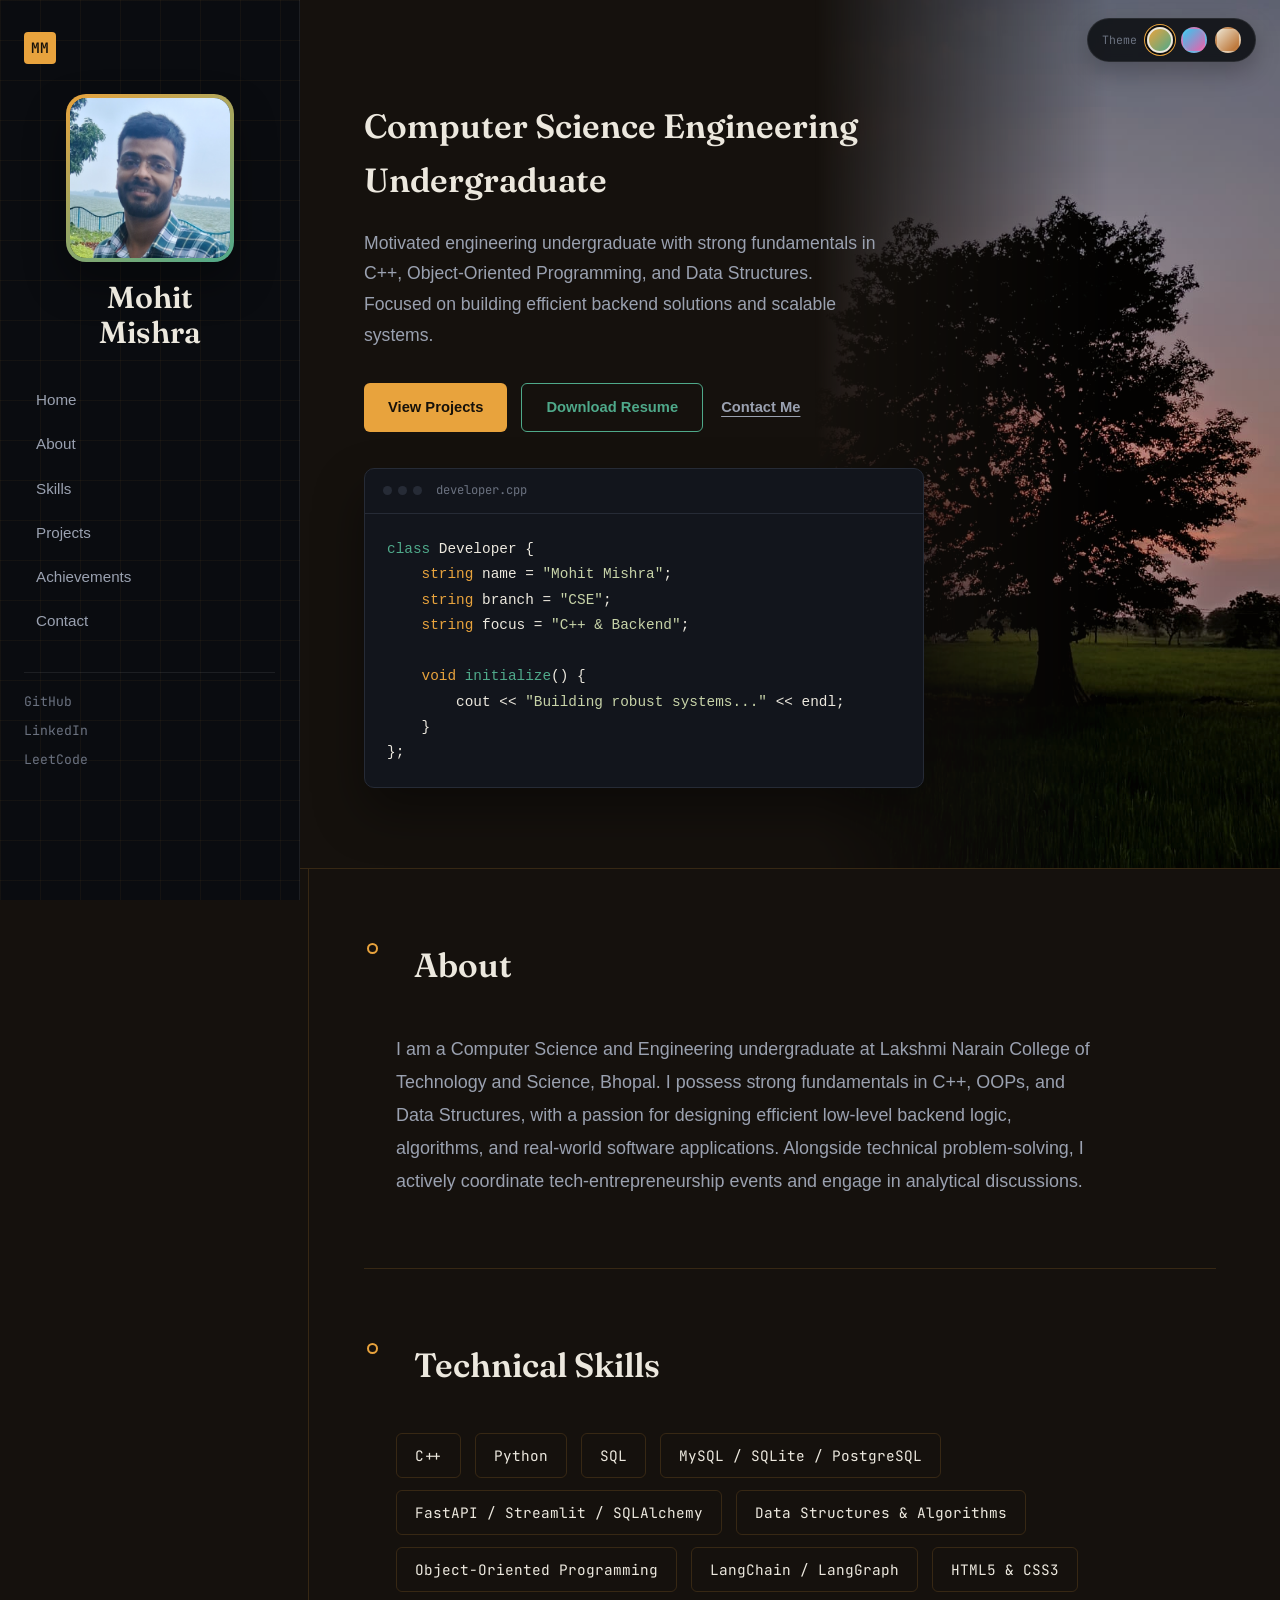
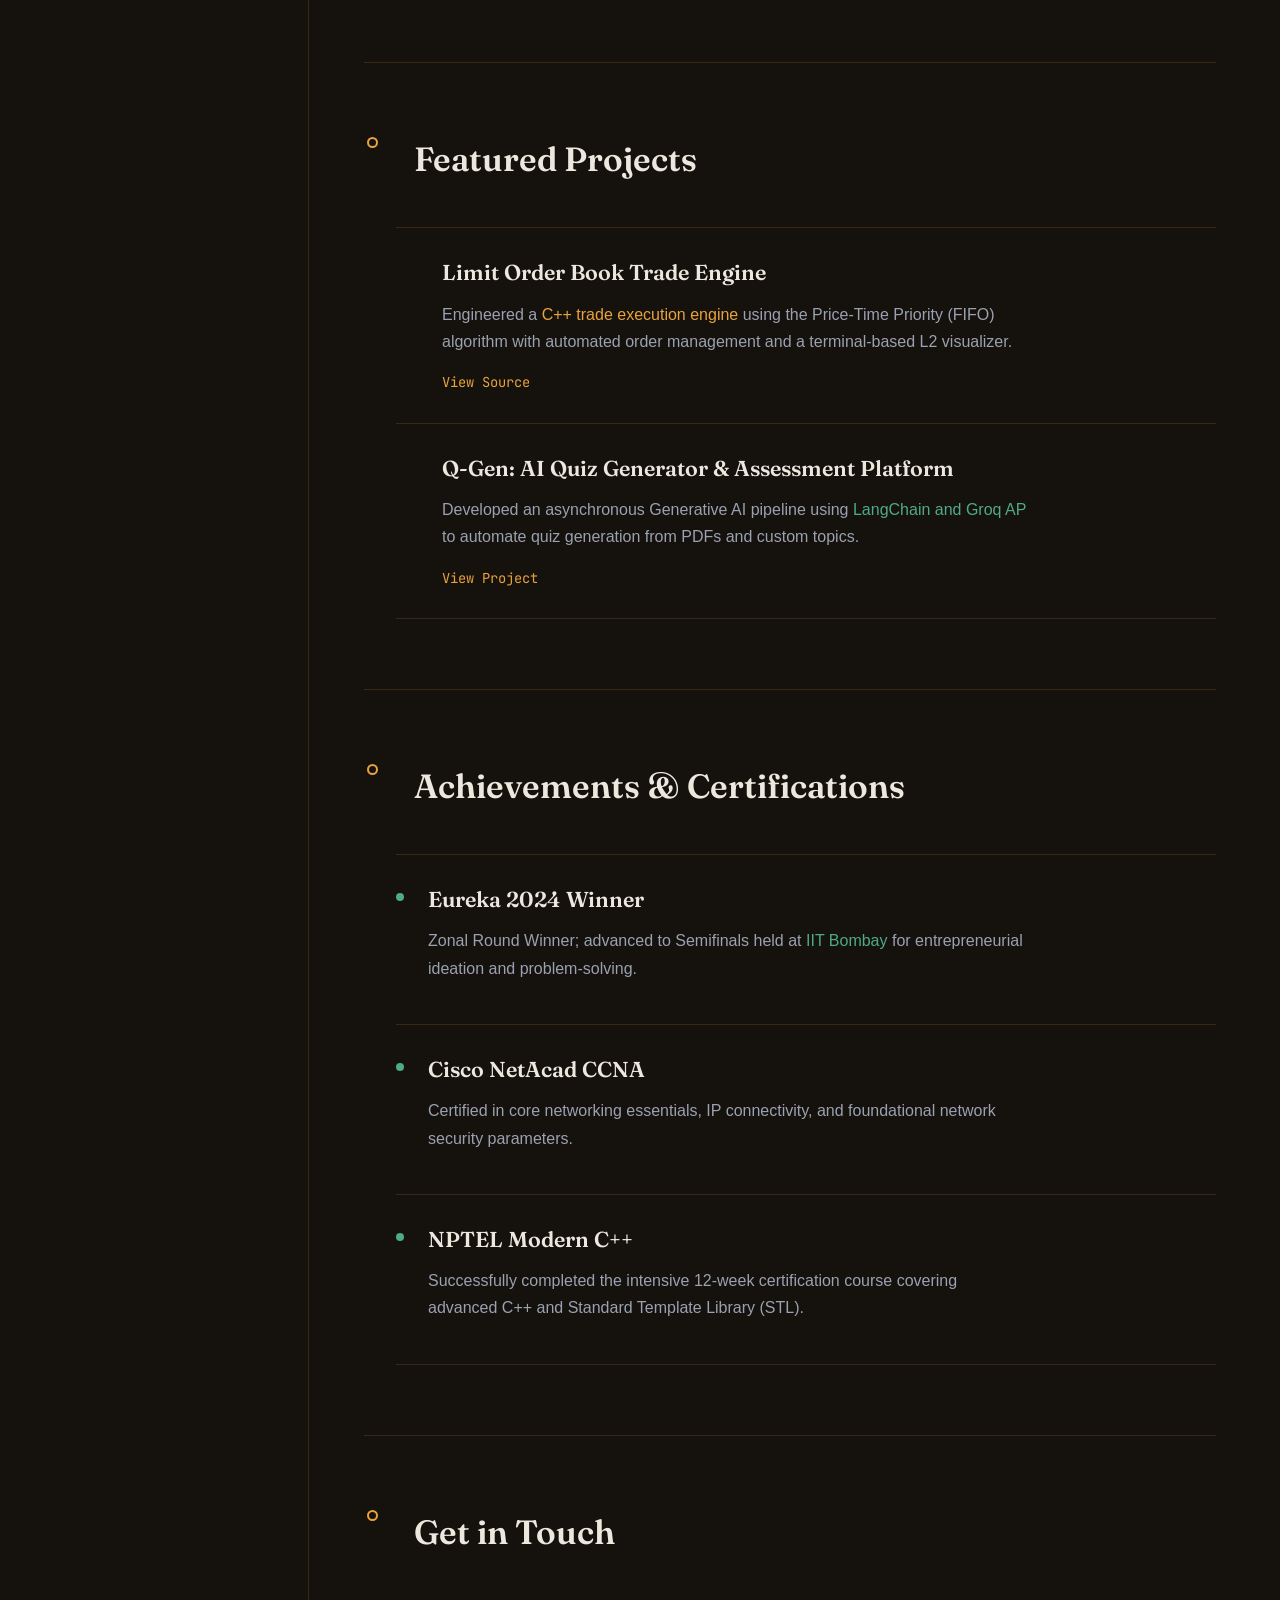
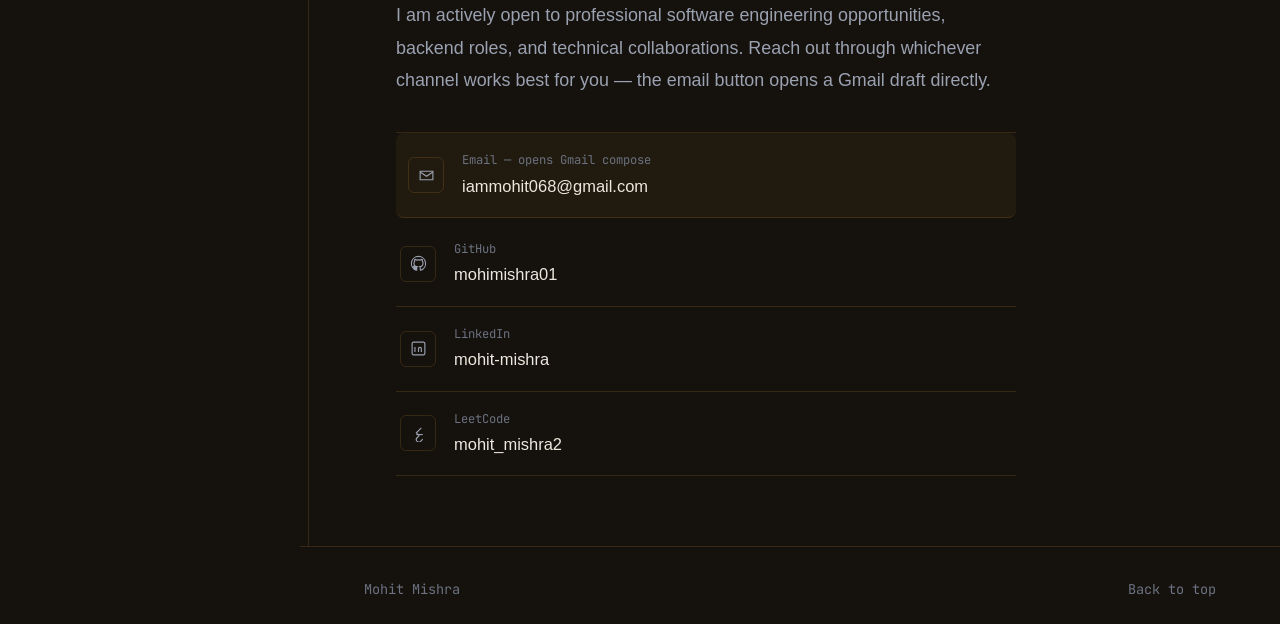
<file: index.html>
<!DOCTYPE html>
<html lang="en">
<head>
    <meta charset="UTF-8">
    <meta name="viewport" content="width=device-width, initial-scale=1.0">
    <title>Mohit Mishra | Portfolio</title>
    <link rel="preconnect" href="https://fonts.googleapis.com">
    <link rel="preconnect" href="https://fonts.gstatic.com" crossorigin>
    <link href="https://fonts.googleapis.com/css2?family=Fraunces:opsz,wght@9..144,400;9..144,500;9..144,600&family=JetBrains+Mono:wght@400;500;600&display=swap" rel="stylesheet">
    <link rel="stylesheet" href="style.css">
</head>
<body>

    <!-- CSS-only theme switcher (no JavaScript). These must stay siblings of .page. -->
    <input type="radio" name="theme" id="theme-amber" class="theme-input" checked>
    <input type="radio" name="theme" id="theme-cyan" class="theme-input">
    <input type="radio" name="theme" id="theme-paper" class="theme-input">

    <div class="page">

        <!-- Fixed identity sidebar -->
        <aside class="sidebar">
            <a href="#home" class="mark">MM</a>

            <div class="identity">
                <div class="avatar-ring">
                    <div class="profile-avatar">
                        <img src="WhatsApp Image 2026-09-10 at 6.05.19 PM.jpeg" alt="Mohit Mishra">
                    </div>
                </div>
                <h1 class="side-name">Mohit<br>Mishra</h1>
            </div>

            <nav class="side-nav">
                <a href="#home">Home</a>
                <a href="#about">About</a>
                <a href="#skills">Skills</a>
                <a href="#projects">Projects</a>
                <a href="#achievements">Achievements</a>
                <a href="#contact">Contact</a>
            </nav>

            <div class="side-socials">
                <a href="https://github.com/mohimishra01?tab=repositories" target="_blank">GitHub</a>
                <a href="https://www.linkedin.com/in/mohit-mishra-772b67284" target="_blank">LinkedIn</a>
                <a href="https://leetcode.com/u/mohit_mishra2/" target="_blank">LeetCode</a>
            </div>
        </aside>

        <!-- Theme switcher, fixed top-right -->
        <div class="theme-switcher">
            <span class="theme-label">Theme</span>
            <div class="swatches">
                <label for="theme-amber" class="swatch swatch-amber" title="Amber theme"><span class="sr-only">Amber theme</span></label>
                <label for="theme-cyan" class="swatch swatch-cyan" title="Cyan theme"><span class="sr-only">Cyan theme</span></label>
                <label for="theme-paper" class="swatch swatch-paper" title="Paper theme"><span class="sr-only">Paper theme</span></label>
            </div>
        </div>

        <!-- Scrolling content -->
        <main class="content">

            <header id="home" class="intro">
                <!-- Tree silhouette placeholder — replace the src below with your image URL -->
                <div class="intro-bg">
                    <img src="WhatsApp Image 2026-09-10 at 6.08.31 PM.jpeg" alt="Tree silhouette background">
                </div>

                <div class="intro-inner">
                    <h2 class="intro-role">Computer Science Engineering Undergraduate</h2>
                    <p class="intro-text">Motivated engineering undergraduate with strong fundamentals in C++, Object-Oriented Programming, and Data Structures. Focused on building efficient backend solutions and scalable systems.</p>

                    <div class="action-buttons">
                        <a href="#projects" class="btn-primary">View Projects</a>
                        <a href="Resume_mm.pdf" download="Resume_Mohit_mishra.pdf" class="btn-secondary">Download Resume</a>
                        <a href="#contact" class="btn-ghost">Contact Me</a>
                    </div>

                    <div class="code-window">
                        <div class="window-header">
                            <div class="window-dots">
                                <span class="dot"></span>
                                <span class="dot"></span>
                                <span class="dot"></span>
                            </div>
                            <span class="filename">developer.cpp</span>
                        </div>
                        <pre><code><span class="keyword">class</span> <span class="classname">Developer</span> {
    <span class="type">string</span> name = <span class="string">"Mohit Mishra"</span>;
    <span class="type">string</span> branch = <span class="string">"CSE"</span>;
    <span class="type">string</span> focus = <span class="string">"C++ &amp; Backend"</span>;

    <span class="type">void</span> <span class="function">initialize</span>() {
        cout &lt;&lt; <span class="string">"Building robust systems..."</span> &lt;&lt; endl;
    }
};</code></pre>
                    </div>
                </div>
            </header>

            <div class="spine">

                <!-- About Section -->
                <section id="about">
                    <span class="spine-dot"></span>
                    <div class="section-head">
                        <span class="sec-index"></span>
                        <h2 class="section-title">About</h2>
                    </div>
                    <p class="about-text">I am a Computer Science and Engineering undergraduate at Lakshmi Narain College of Technology and Science, Bhopal. I possess strong fundamentals in C++, OOPs, and Data Structures, with a passion for designing efficient low-level backend logic, algorithms, and real-world software applications. Alongside technical problem-solving, I actively coordinate tech-entrepreneurship events and engage in analytical discussions.</p>
                </section>

                <!-- Technical Skills Section -->
                <section id="skills">
                    <span class="spine-dot"></span>
                    <div class="section-head">
                        <span class="sec-index"></span>
                        <h2 class="section-title">Technical Skills</h2>
                    </div>
                    <div class="skills-wrapper">
                        <span class="skill-tag">C++</span>
                        <span class="skill-tag">Python</span>
                        <span class="skill-tag">SQL</span>
                        <span class="skill-tag">MySQL / SQLite / PostgreSQL</span>
                        <span class="skill-tag">FastAPI / Streamlit / SQLAlchemy</span>
                        <span class="skill-tag">Data Structures &amp; Algorithms</span>
                        <span class="skill-tag">Object-Oriented Programming</span>
                        <span class="skill-tag">LangChain / LangGraph</span>
                        <span class="skill-tag">HTML5 &amp; CSS3</span>
                    </div>
                </section>

                <!-- Projects Section -->
                <section id="projects">
                    <span class="spine-dot"></span>
                    <div class="section-head">
                        <span class="sec-index"></span>
                        <h2 class="section-title">Featured Projects</h2>
                    </div>
                    <div class="ledger">
                        <div class="ledger-row">
                            <span class="ledger-num"></span>
                            <div class="ledger-body">
                                <h3>Limit Order Book Trade Engine</h3>
                                <p>Engineered a <span class="highlight-amber">C++ trade execution engine</span> using the Price-Time Priority (FIFO) algorithm with automated order management and a terminal-based L2 visualizer.</p>
                                <a href="https://github.com/mohimishra01?tab=repositories" target="_blank" class="btn-link">View Source</a>
                            </div>
                        </div>
                        <div class="ledger-row">
                            <span class="ledger-num"></span>
                            <div class="ledger-body">
                                <h3>Q-Gen: AI Quiz Generator & Assessment Platform</h3>
                                <p>Developed an asynchronous Generative AI pipeline using <span class="highlight-teal">LangChain and Groq AP</span> to automate
                                   quiz generation from PDFs and custom topics.</p>
                                <a href="https://q-gen-frontend.onrender.com" target="_blank" class="btn-link">View Project</a>
                            </div>
                        </div>
                    </div>
                </section>

                <!-- Achievements Section -->
                <section id="achievements">
                    <span class="spine-dot"></span>
                    <div class="section-head">
                        <span class="sec-index"></span>
                        <h2 class="section-title">Achievements &amp; Certifications</h2>
                    </div>
                    <div class="ledger">
                        <div class="ledger-row">
                            <span class="ledger-mini"></span>
                            <div class="ledger-body">
                                <h3>Eureka 2024 Winner</h3>
                                <p>Zonal Round Winner; advanced to Semifinals held at <span class="highlight-teal">IIT Bombay</span> for entrepreneurial ideation and problem-solving.</p>
                            </div>
                        </div>
                        <div class="ledger-row">
                            <span class="ledger-mini"></span>
                            <div class="ledger-body">
                                <h3>Cisco NetAcad CCNA</h3>
                                <p>Certified in core networking essentials, IP connectivity, and foundational network security parameters.</p>
                            </div>
                        </div>
                        <div class="ledger-row">
                            <span class="ledger-mini"></span>
                            <div class="ledger-body">
                                <h3>NPTEL Modern C++</h3>
                                <p>Successfully completed the intensive 12-week certification course covering advanced C++ and Standard Template Library (STL).</p>
                            </div>
                        </div>
                    </div>
                </section>

                <!-- Contact Section -->
                <section id="contact">
                    <span class="spine-dot"></span>
                    <div class="section-head">
                        <span class="sec-index"></span>
                        <h2 class="section-title">Get in Touch</h2>
                    </div>

                    <p class="contact-intro">I am actively open to professional software engineering opportunities, backend roles, and technical collaborations. Reach out through whichever channel works best for you &mdash; the email button opens a Gmail draft directly.</p>

                    <div class="contact-methods">
                        <a href="https://mail.google.com/mail/?view=cm&fs=1&to=iammohit068@gmail.com&su=Portfolio%20Inquiry" target="_blank" rel="noopener" class="contact-row featured">
                            <span class="contact-icon" aria-hidden="true">
                                <svg viewBox="0 0 24 24" fill="none" stroke="currentColor" stroke-width="1.6"><path d="M3 6h18v12H3z"/><path d="m3 7 9 6 9-6"/></svg>
                            </span>
                            <span class="contact-text">
                                <span class="contact-label">Email &mdash; opens Gmail compose</span>
                                <span class="contact-value">iammohit068@gmail.com</span>
                            </span>
                        </a>
                        <a href="https://github.com/mohimishra01?tab=repositories" target="_blank" class="contact-row">
                            <span class="contact-icon" aria-hidden="true">
                                <svg viewBox="0 0 24 24" fill="none" stroke="currentColor" stroke-width="1.6"><path d="M12 2a10 10 0 0 0-3.16 19.49c.5.09.68-.22.68-.48v-1.7c-2.78.6-3.37-1.34-3.37-1.34-.46-1.16-1.11-1.47-1.11-1.47-.91-.62.07-.6.07-.6 1 .07 1.53 1.03 1.53 1.03.89 1.53 2.34 1.09 2.91.83.09-.65.35-1.09.63-1.34-2.22-.25-4.56-1.11-4.56-4.94 0-1.09.39-1.98 1.03-2.68-.1-.25-.45-1.27.1-2.65 0 0 .84-.27 2.75 1.02a9.6 9.6 0 0 1 5 0c1.91-1.29 2.75-1.02 2.75-1.02.55 1.38.2 2.4.1 2.65.64.7 1.03 1.59 1.03 2.68 0 3.84-2.34 4.68-4.57 4.93.36.31.68.92.68 1.85v2.74c0 .27.18.58.69.48A10 10 0 0 0 12 2Z"/></svg>
                            </span>
                            <span class="contact-text">
                                <span class="contact-label">GitHub</span>
                                <span class="contact-value">mohimishra01</span>
                            </span>
                        </a>
                        <a href="https://www.linkedin.com/in/mohit-mishra-772b67284" target="_blank" class="contact-row">
                            <span class="contact-icon" aria-hidden="true">
                                <svg viewBox="0 0 24 24" fill="none" stroke="currentColor" stroke-width="1.6"><rect x="3" y="3" width="18" height="18" rx="2"/><path d="M7 10v7M7 7v.01M12 17v-4.5a2 2 0 0 1 4 0V17M12 12.5V17"/></svg>
                            </span>
                            <span class="contact-text">
                                <span class="contact-label">LinkedIn</span>
                                <span class="contact-value">mohit-mishra</span>
                            </span>
                        </a>
                        <a href="https://leetcode.com/u/mohit_mishra2/" target="_blank" class="contact-row">
                            <span class="contact-icon" aria-hidden="true">
                                <svg viewBox="0 0 24 24" fill="none" stroke="currentColor" stroke-width="1.6"><path d="m16 4-7 7 4 4M13 15l-3 3a3.5 3.5 0 0 0 5 5l3-3"/><path d="M9 13.5h9"/></svg>
                            </span>
                            <span class="contact-text">
                                <span class="contact-label">LeetCode</span>
                                <span class="contact-value">mohit_mishra2</span>
                            </span>
                        </a>
                    </div>
                </section>

            </div>

            <footer>
                <span>Mohit Mishra</span>
                <a href="#home">Back to top</a>
            </footer>

        </main>
    </div>

</body>
</html>
</file>
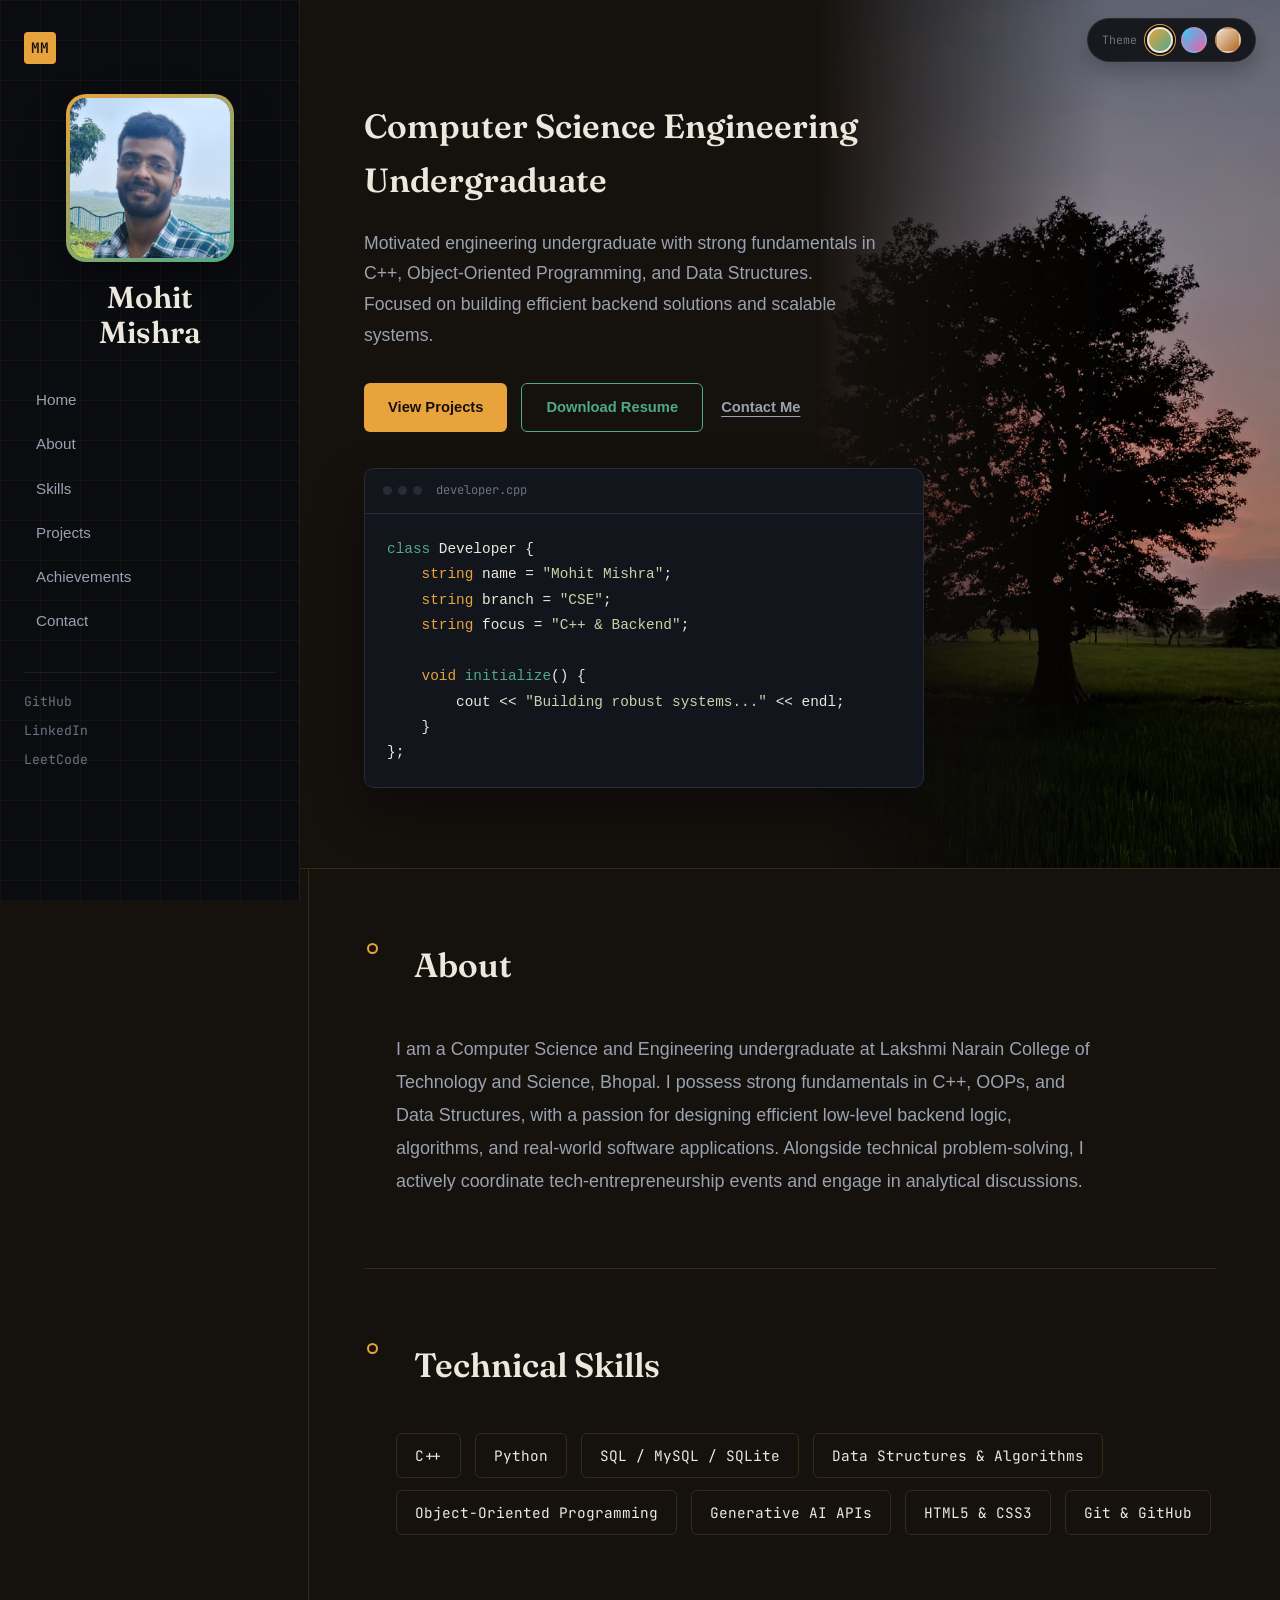
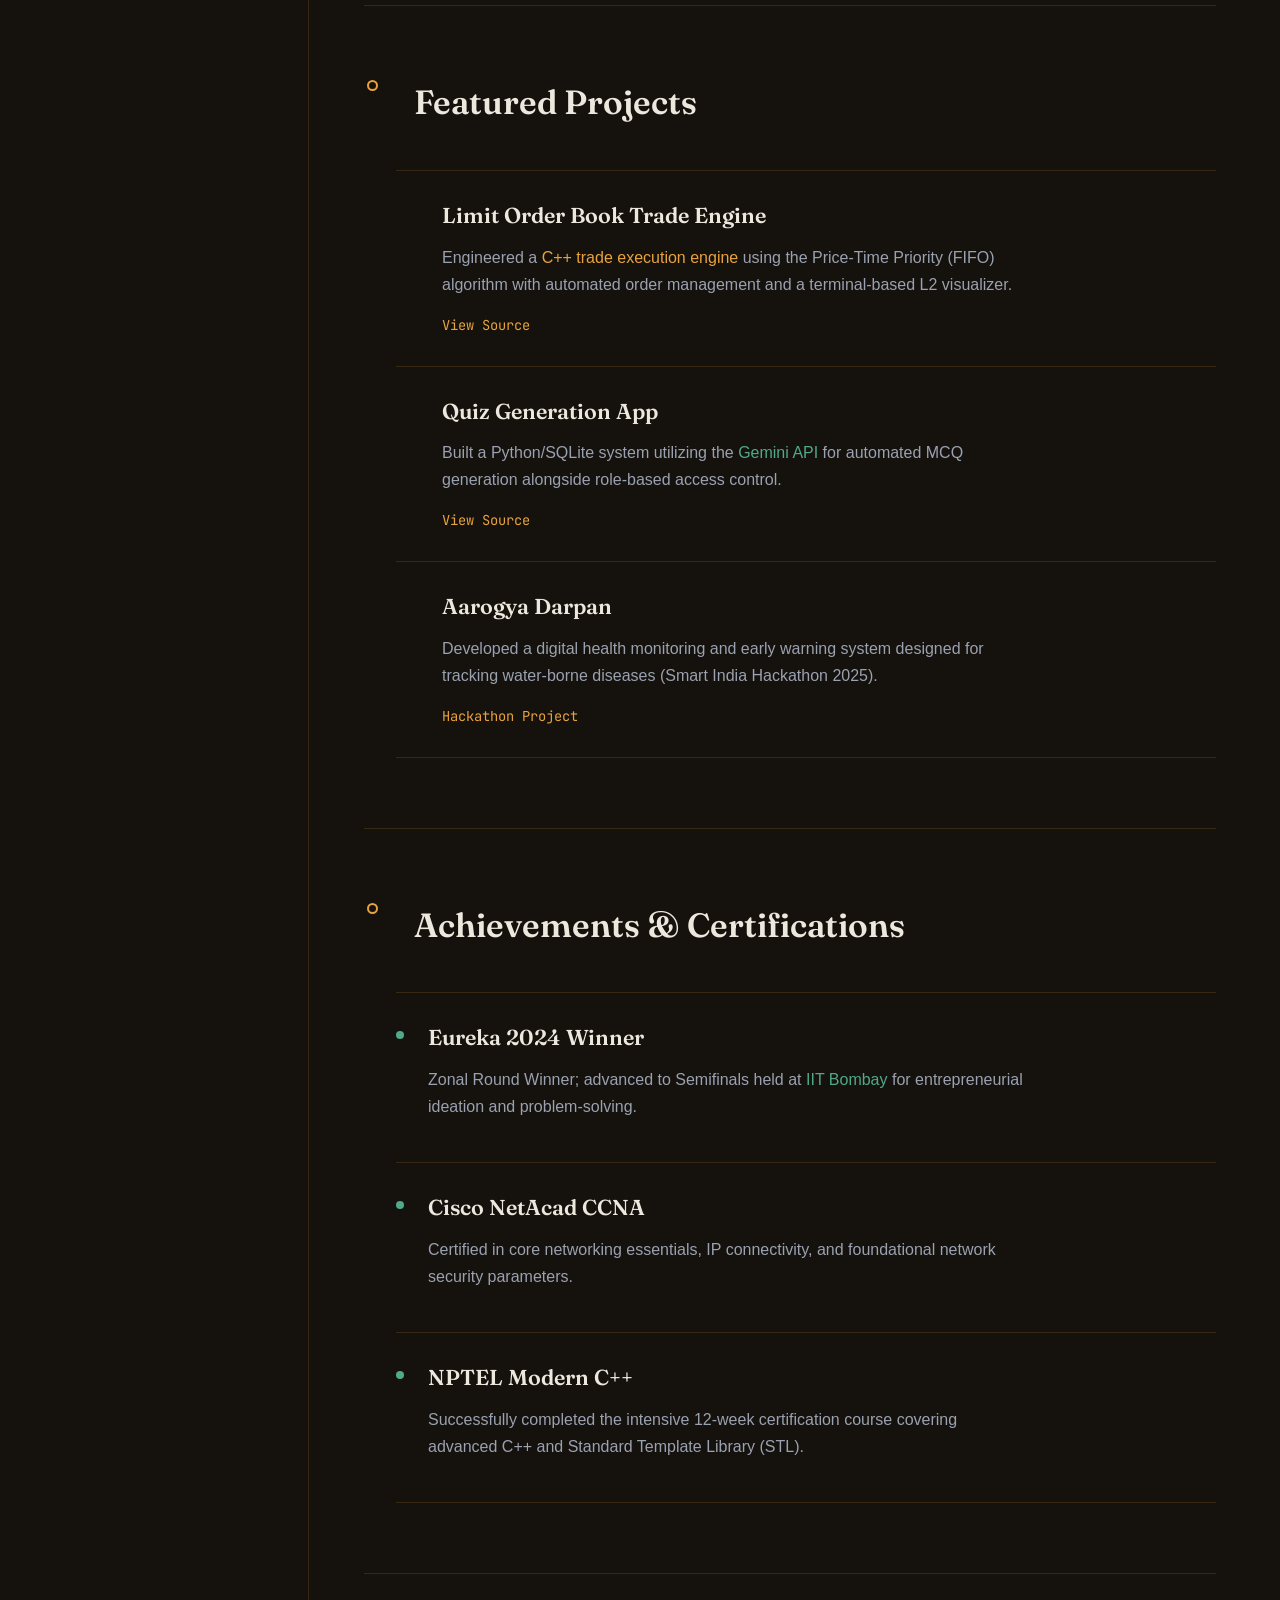
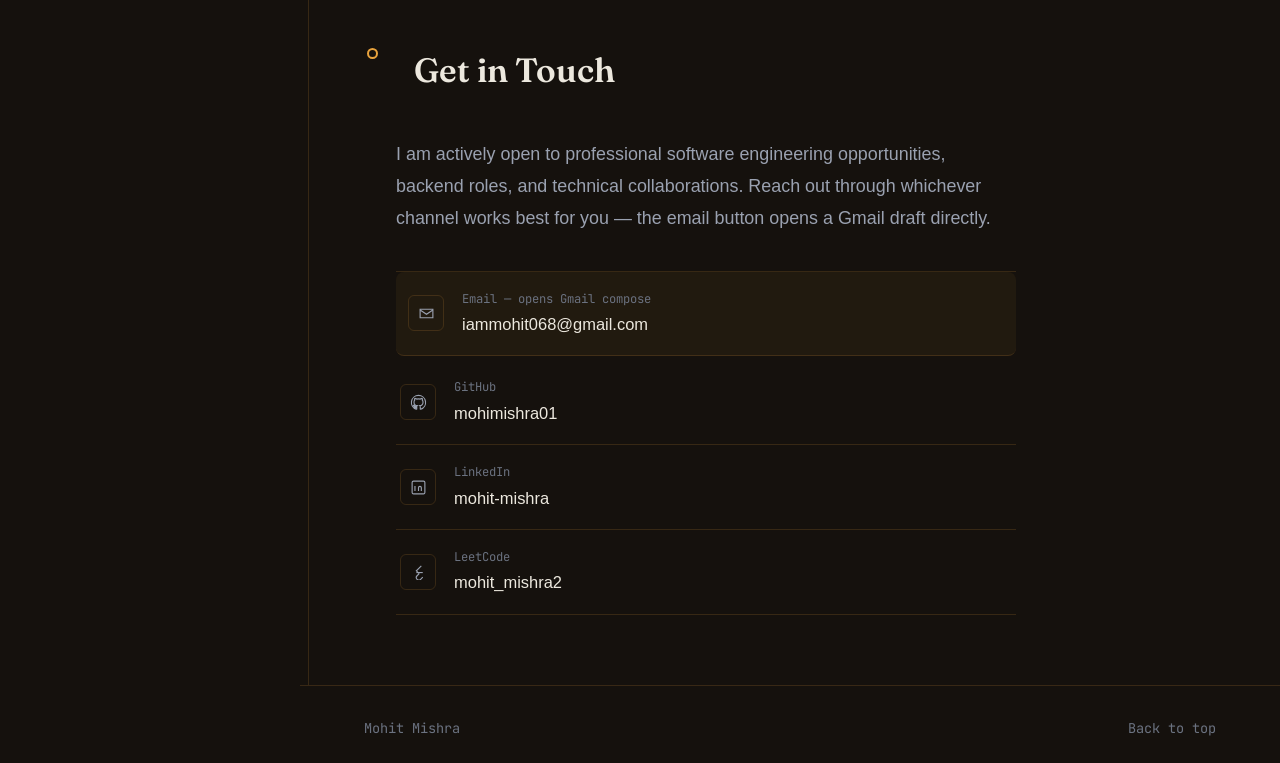
<file: portfolio.html>
<!DOCTYPE html>
<html lang="en">
<head>
    <meta charset="UTF-8">
    <meta name="viewport" content="width=device-width, initial-scale=1.0">
    <title>Mohit Mishra | Portfolio</title>
    <link rel="preconnect" href="https://fonts.googleapis.com">
    <link rel="preconnect" href="https://fonts.gstatic.com" crossorigin>
    <link href="https://fonts.googleapis.com/css2?family=Fraunces:opsz,wght@9..144,400;9..144,500;9..144,600&family=JetBrains+Mono:wght@400;500;600&display=swap" rel="stylesheet">
    <link rel="stylesheet" href="style.css">
</head>
<body>

    <!-- CSS-only theme switcher (no JavaScript). These must stay siblings of .page. -->
    <input type="radio" name="theme" id="theme-amber" class="theme-input" checked>
    <input type="radio" name="theme" id="theme-cyan" class="theme-input">
    <input type="radio" name="theme" id="theme-paper" class="theme-input">

    <div class="page">

        <!-- Fixed identity sidebar -->
        <aside class="sidebar">
            <a href="#home" class="mark">MM</a>

            <div class="identity">
                <div class="avatar-ring">
                    <div class="profile-avatar">
                        <img src="WhatsApp Image 2026-09-10 at 6.05.19 PM.jpeg" alt="Mohit Mishra">
                    </div>
                </div>
                <h1 class="side-name">Mohit<br>Mishra</h1>
            </div>

            <nav class="side-nav">
                <a href="#home">Home</a>
                <a href="#about">About</a>
                <a href="#skills">Skills</a>
                <a href="#projects">Projects</a>
                <a href="#achievements">Achievements</a>
                <a href="#contact">Contact</a>
            </nav>

            <div class="side-socials">
                <a href="https://github.com/mohimishra01?tab=repositories" target="_blank">GitHub</a>
                <a href="https://www.linkedin.com/in/mohit-mishra-772b67284" target="_blank">LinkedIn</a>
                <a href="https://leetcode.com/u/mohit_mishra2/" target="_blank">LeetCode</a>
            </div>
        </aside>

        <!-- Theme switcher, fixed top-right -->
        <div class="theme-switcher">
            <span class="theme-label">Theme</span>
            <div class="swatches">
                <label for="theme-amber" class="swatch swatch-amber" title="Amber theme"><span class="sr-only">Amber theme</span></label>
                <label for="theme-cyan" class="swatch swatch-cyan" title="Cyan theme"><span class="sr-only">Cyan theme</span></label>
                <label for="theme-paper" class="swatch swatch-paper" title="Paper theme"><span class="sr-only">Paper theme</span></label>
            </div>
        </div>

        <!-- Scrolling content -->
        <main class="content">

            <header id="home" class="intro">
                <!-- Tree silhouette placeholder — replace the src below with your image URL -->
                <div class="intro-bg">
                    <img src="WhatsApp Image 2026-09-10 at 6.08.31 PM.jpeg" alt="Tree silhouette background">
                </div>

                <div class="intro-inner">
                    <h2 class="intro-role">Computer Science Engineering Undergraduate</h2>
                    <p class="intro-text">Motivated engineering undergraduate with strong fundamentals in C++, Object-Oriented Programming, and Data Structures. Focused on building efficient backend solutions and scalable systems.</p>

                    <div class="action-buttons">
                        <a href="#projects" class="btn-primary">View Projects</a>
                        <a href="resume.pdf" download="C:\Users\mohit\OneDrive\Desktop\web_dev\chapter 1\Resume_Mohit_mishra.pdf" class="btn-secondary">Download Resume</a>
                        <a href="#contact" class="btn-ghost">Contact Me</a>
                    </div>

                    <div class="code-window">
                        <div class="window-header">
                            <div class="window-dots">
                                <span class="dot"></span>
                                <span class="dot"></span>
                                <span class="dot"></span>
                            </div>
                            <span class="filename">developer.cpp</span>
                        </div>
                        <pre><code><span class="keyword">class</span> <span class="classname">Developer</span> {
    <span class="type">string</span> name = <span class="string">"Mohit Mishra"</span>;
    <span class="type">string</span> branch = <span class="string">"CSE"</span>;
    <span class="type">string</span> focus = <span class="string">"C++ &amp; Backend"</span>;

    <span class="type">void</span> <span class="function">initialize</span>() {
        cout &lt;&lt; <span class="string">"Building robust systems..."</span> &lt;&lt; endl;
    }
};</code></pre>
                    </div>
                </div>
            </header>

            <div class="spine">

                <!-- About Section -->
                <section id="about">
                    <span class="spine-dot"></span>
                    <div class="section-head">
                        <span class="sec-index"></span>
                        <h2 class="section-title">About</h2>
                    </div>
                    <p class="about-text">I am a Computer Science and Engineering undergraduate at Lakshmi Narain College of Technology and Science, Bhopal. I possess strong fundamentals in C++, OOPs, and Data Structures, with a passion for designing efficient low-level backend logic, algorithms, and real-world software applications. Alongside technical problem-solving, I actively coordinate tech-entrepreneurship events and engage in analytical discussions.</p>
                </section>

                <!-- Technical Skills Section -->
                <section id="skills">
                    <span class="spine-dot"></span>
                    <div class="section-head">
                        <span class="sec-index"></span>
                        <h2 class="section-title">Technical Skills</h2>
                    </div>
                    <div class="skills-wrapper">
                        <span class="skill-tag">C++</span>
                        <span class="skill-tag">Python</span>
                        <span class="skill-tag">SQL / MySQL / SQLite</span>
                        <span class="skill-tag">Data Structures &amp; Algorithms</span>
                        <span class="skill-tag">Object-Oriented Programming</span>
                        <span class="skill-tag">Generative AI APIs</span>
                        <span class="skill-tag">HTML5 &amp; CSS3</span>
                        <span class="skill-tag">Git &amp; GitHub</span>
                    </div>
                </section>

                <!-- Projects Section -->
                <section id="projects">
                    <span class="spine-dot"></span>
                    <div class="section-head">
                        <span class="sec-index"></span>
                        <h2 class="section-title">Featured Projects</h2>
                    </div>
                    <div class="ledger">
                        <div class="ledger-row">
                            <span class="ledger-num"></span>
                            <div class="ledger-body">
                                <h3>Limit Order Book Trade Engine</h3>
                                <p>Engineered a <span class="highlight-amber">C++ trade execution engine</span> using the Price-Time Priority (FIFO) algorithm with automated order management and a terminal-based L2 visualizer.</p>
                                <a href="https://github.com/mohimishra01?tab=repositories" target="_blank" class="btn-link">View Source</a>
                            </div>
                        </div>
                        <div class="ledger-row">
                            <span class="ledger-num"></span>
                            <div class="ledger-body">
                                <h3>Quiz Generation App</h3>
                                <p>Built a Python/SQLite system utilizing the <span class="highlight-teal">Gemini API</span> for automated MCQ generation alongside role-based access control.</p>
                                <a href="https://github.com/mohimishra01/Quiz-Application" target="_blank" class="btn-link">View Source</a>
                            </div>
                        </div>
                        <div class="ledger-row">
                            <span class="ledger-num"></span>
                            <div class="ledger-body">
                                <h3>Aarogya Darpan</h3>
                                <p>Developed a digital health monitoring and early warning system designed for tracking water-borne diseases (Smart India Hackathon 2025).</p>
                                <a href="#" class="btn-link">Hackathon Project</a>
                            </div>
                        </div>
                    </div>
                </section>

                <!-- Achievements Section -->
                <section id="achievements">
                    <span class="spine-dot"></span>
                    <div class="section-head">
                        <span class="sec-index"></span>
                        <h2 class="section-title">Achievements &amp; Certifications</h2>
                    </div>
                    <div class="ledger">
                        <div class="ledger-row">
                            <span class="ledger-mini"></span>
                            <div class="ledger-body">
                                <h3>Eureka 2024 Winner</h3>
                                <p>Zonal Round Winner; advanced to Semifinals held at <span class="highlight-teal">IIT Bombay</span> for entrepreneurial ideation and problem-solving.</p>
                            </div>
                        </div>
                        <div class="ledger-row">
                            <span class="ledger-mini"></span>
                            <div class="ledger-body">
                                <h3>Cisco NetAcad CCNA</h3>
                                <p>Certified in core networking essentials, IP connectivity, and foundational network security parameters.</p>
                            </div>
                        </div>
                        <div class="ledger-row">
                            <span class="ledger-mini"></span>
                            <div class="ledger-body">
                                <h3>NPTEL Modern C++</h3>
                                <p>Successfully completed the intensive 12-week certification course covering advanced C++ and Standard Template Library (STL).</p>
                            </div>
                        </div>
                    </div>
                </section>

                <!-- Contact Section -->
                <section id="contact">
                    <span class="spine-dot"></span>
                    <div class="section-head">
                        <span class="sec-index"></span>
                        <h2 class="section-title">Get in Touch</h2>
                    </div>

                    <p class="contact-intro">I am actively open to professional software engineering opportunities, backend roles, and technical collaborations. Reach out through whichever channel works best for you &mdash; the email button opens a Gmail draft directly.</p>

                    <div class="contact-methods">
                        <a href="https://mail.google.com/mail/?view=cm&fs=1&to=iammohit068@gmail.com&su=Portfolio%20Inquiry" target="_blank" rel="noopener" class="contact-row featured">
                            <span class="contact-icon" aria-hidden="true">
                                <svg viewBox="0 0 24 24" fill="none" stroke="currentColor" stroke-width="1.6"><path d="M3 6h18v12H3z"/><path d="m3 7 9 6 9-6"/></svg>
                            </span>
                            <span class="contact-text">
                                <span class="contact-label">Email &mdash; opens Gmail compose</span>
                                <span class="contact-value">iammohit068@gmail.com</span>
                            </span>
                        </a>
                        <a href="https://github.com/mohimishra01?tab=repositories" target="_blank" class="contact-row">
                            <span class="contact-icon" aria-hidden="true">
                                <svg viewBox="0 0 24 24" fill="none" stroke="currentColor" stroke-width="1.6"><path d="M12 2a10 10 0 0 0-3.16 19.49c.5.09.68-.22.68-.48v-1.7c-2.78.6-3.37-1.34-3.37-1.34-.46-1.16-1.11-1.47-1.11-1.47-.91-.62.07-.6.07-.6 1 .07 1.53 1.03 1.53 1.03.89 1.53 2.34 1.09 2.91.83.09-.65.35-1.09.63-1.34-2.22-.25-4.56-1.11-4.56-4.94 0-1.09.39-1.98 1.03-2.68-.1-.25-.45-1.27.1-2.65 0 0 .84-.27 2.75 1.02a9.6 9.6 0 0 1 5 0c1.91-1.29 2.75-1.02 2.75-1.02.55 1.38.2 2.4.1 2.65.64.7 1.03 1.59 1.03 2.68 0 3.84-2.34 4.68-4.57 4.93.36.31.68.92.68 1.85v2.74c0 .27.18.58.69.48A10 10 0 0 0 12 2Z"/></svg>
                            </span>
                            <span class="contact-text">
                                <span class="contact-label">GitHub</span>
                                <span class="contact-value">mohimishra01</span>
                            </span>
                        </a>
                        <a href="https://www.linkedin.com/in/mohit-mishra-772b67284" target="_blank" class="contact-row">
                            <span class="contact-icon" aria-hidden="true">
                                <svg viewBox="0 0 24 24" fill="none" stroke="currentColor" stroke-width="1.6"><rect x="3" y="3" width="18" height="18" rx="2"/><path d="M7 10v7M7 7v.01M12 17v-4.5a2 2 0 0 1 4 0V17M12 12.5V17"/></svg>
                            </span>
                            <span class="contact-text">
                                <span class="contact-label">LinkedIn</span>
                                <span class="contact-value">mohit-mishra</span>
                            </span>
                        </a>
                        <a href="https://leetcode.com/u/mohit_mishra2/" target="_blank" class="contact-row">
                            <span class="contact-icon" aria-hidden="true">
                                <svg viewBox="0 0 24 24" fill="none" stroke="currentColor" stroke-width="1.6"><path d="m16 4-7 7 4 4M13 15l-3 3a3.5 3.5 0 0 0 5 5l3-3"/><path d="M9 13.5h9"/></svg>
                            </span>
                            <span class="contact-text">
                                <span class="contact-label">LeetCode</span>
                                <span class="contact-value">mohit_mishra2</span>
                            </span>
                        </a>
                    </div>
                </section>

            </div>

            <footer>
                <span>Mohit Mishra</span>
                <a href="#home">Back to top</a>
            </footer>

        </main>
    </div>

</body>
</html>
</file>
<file: style.css>
/* ---------------------------------------------------------
   Base reset & fonts
--------------------------------------------------------- */
* { margin: 0; padding: 0; box-sizing: border-box; }
html { scroll-behavior: smooth; }

@media (prefers-reduced-motion: reduce) {
    html { scroll-behavior: auto; }
    * { transition: none !important; animation: none !important; }
}

body {
    font-family: 'Segoe UI', -apple-system, BlinkMacSystemFont, sans-serif;
    line-height: 1.6;
    overflow-x: hidden;
}

.sr-only {
    position: absolute; width: 1px; height: 1px;
    padding: 0; margin: -1px; overflow: hidden;
    clip: rect(0,0,0,0); white-space: nowrap; border: 0;
}

/* ---------------------------------------------------------
   Theme inputs (visually hidden, keyboard accessible)
--------------------------------------------------------- */
.theme-input {
    position: absolute;
    width: 1px; height: 1px;
    opacity: 0;
    pointer-events: none;
}

/* ---------------------------------------------------------
   Theme tokens — default (Amber)
--------------------------------------------------------- */
.page {
    --bg-sidebar: #0a0c10;
    --bg-content: #15110d;
    --text: #ece8de;
    --text-dim: #9aa1b0;
    --text-faint: #6b7280;
    --accent: #e8a33d;
    --accent2: #4fa98a;
    --on-accent: #16110a;
    --border: rgba(255, 255, 255, 0.08);
    --border-content: rgba(232, 163, 61, 0.16);
    --code-bg: #12151c;
    --code-border: #262b36;
    --grid-line: rgba(232, 163, 61, 0.05);
    --string-color: #c7d3a8;

    display: flex;
    min-height: 100vh;
    background: var(--bg-content);
    color: var(--text);
    transition: background 0.3s, color 0.3s;
}

/* Cyan theme */
#theme-cyan:checked ~ .page {
    --bg-sidebar: #070a12;
    --bg-content: #0d1220;
    --text: #eef3f8;
    --text-dim: #9fb0c4;
    --text-faint: #64738a;
    --accent: #35c9f1;
    --accent2: #ef5da8;
    --on-accent: #061018;
    --border: rgba(255, 255, 255, 0.08);
    --border-content: rgba(53, 201, 241, 0.18);
    --code-bg: #0f1522;
    --code-border: #232c3d;
    --grid-line: rgba(53, 201, 241, 0.06);
    --string-color: #a9e0c9;
}

/* Paper (light) theme */
#theme-paper:checked ~ .page {
    --bg-sidebar: #ece3cf;
    --bg-content: #f8f3e7;
    --text: #221c14;
    --text-dim: #5c5344;
    --text-faint: #8b8171;
    --accent: #b5641f;
    --accent2: #2f7a64;
    --on-accent: #fbf6ec;
    --border: rgba(0, 0, 0, 0.1);
    --border-content: rgba(181, 100, 31, 0.22);
    --code-bg: #efe6d2;
    --code-border: rgba(0, 0, 0, 0.14);
    --grid-line: rgba(0, 0, 0, 0.04);
    --string-color: #3f6b52;
}

::selection { background: color-mix(in srgb, var(--accent) 25%, transparent); color: var(--accent); }
::-webkit-scrollbar { width: 8px; }
::-webkit-scrollbar-track { background: var(--bg-content); }
::-webkit-scrollbar-thumb { background: var(--code-border); border-radius: 4px; }
::-webkit-scrollbar-thumb:hover { background: var(--accent); }

a { color: inherit; }
a:focus-visible, label:focus-within, .theme-input:focus-visible + * { outline: 2px solid var(--accent); outline-offset: 3px; }

.highlight-amber, .highlight-blue { color: var(--accent); }
.highlight-teal, .highlight-green { color: var(--accent2); }

/* ---------------------------------------------------------
   Sidebar
--------------------------------------------------------- */
.sidebar {
    width: 300px;
    flex-shrink: 0;
    position: sticky;
    top: 0;
    height: 100vh;
    background-color: var(--bg-sidebar);
    background-image:
        linear-gradient(var(--grid-line) 1px, transparent 1px),
        linear-gradient(90deg, var(--grid-line) 1px, transparent 1px);
    background-size: 40px 40px;
    border-right: 1px solid var(--border);
    display: flex;
    flex-direction: column;
    align-items: center;
    padding: 32px 24px;
    gap: 30px;
    overflow-y: auto;
    transition: background-color 0.3s, border-color 0.3s;
}

.mark {
    align-self: flex-start;
    font-family: 'JetBrains Mono', monospace;
    font-weight: 600;
    font-size: 0.9rem;
    color: var(--on-accent);
    background: var(--accent);
    text-decoration: none;
    width: 32px;
    height: 32px;
    display: flex;
    align-items: center;
    justify-content: center;
    border-radius: 4px;
}

.identity { display: flex; flex-direction: column; align-items: center; text-align: center; gap: 18px; }

.avatar-ring {
    width: 168px;
    height: 168px;
    border-radius: 20px;
    padding: 4px;
    background: linear-gradient(150deg, var(--accent), var(--accent2));
    box-shadow: 0 20px 40px rgba(0, 0, 0, 0.35);
}
.profile-avatar {
    width: 100%;
    height: 100%;
    border-radius: 16px;
    overflow: hidden;
    background: var(--bg-sidebar);
}
.profile-avatar img { width: 100%; height: 100%; object-fit: cover; object-position: center 20%; }

.side-name {
    font-family: 'Fraunces', Georgia, serif;
    font-size: 1.9rem;
    font-weight: 600;
    line-height: 1.15;
    color: var(--text);
}

.side-nav { display: flex; flex-direction: column; gap: 4px; width: 100%; }
.side-nav a {
    font-size: 0.95rem;
    font-weight: 500;
    color: var(--text-dim);
    text-decoration: none;
    padding: 8px 10px;
    border-radius: 6px;
    border-left: 2px solid transparent;
    transition: color 0.2s, border-color 0.2s, background 0.2s;
}
.side-nav a:hover {
    color: var(--text);
    border-left-color: var(--accent);
    background: color-mix(in srgb, var(--accent) 8%, transparent);
}

.side-socials {
    display: flex;
    flex-direction: column;
    gap: 8px;
    width: 100%;
    padding-top: 18px;
    border-top: 1px solid var(--border);
}
.side-socials a {
    font-family: 'JetBrains Mono', monospace;
    font-size: 0.82rem;
    color: var(--text-faint);
    text-decoration: none;
    transition: color 0.2s;
}
.side-socials a:hover { color: var(--accent); }

.theme-switcher {
    position: fixed;
    top: 18px;
    right: 24px;
    z-index: 50;
    display: flex;
    align-items: center;
    gap: 10px;
    padding: 8px 14px;
    background: color-mix(in srgb, var(--bg-sidebar) 85%, transparent);
    border: 1px solid var(--border);
    border-radius: 999px;
    backdrop-filter: blur(8px);
    box-shadow: 0 10px 24px rgba(0, 0, 0, 0.25);
}
.theme-label {
    font-family: 'JetBrains Mono', monospace;
    font-size: 0.72rem;
    color: var(--text-faint);
}
.swatches { display: flex; gap: 8px; }
.swatch {
    width: 26px;
    height: 26px;
    border-radius: 50%;
    cursor: pointer;
    border: 2px solid var(--border);
    display: inline-block;
    transition: transform 0.15s, border-color 0.15s;
}
.swatch:hover { transform: translateY(-2px); }
.swatch-amber { background: linear-gradient(135deg, #e8a33d, #4fa98a); }
.swatch-cyan { background: linear-gradient(135deg, #35c9f1, #ef5da8); }
.swatch-paper { background: linear-gradient(135deg, #ece3cf, #b5641f); }

body:has(#theme-amber:checked) .swatch-amber,
body:has(#theme-cyan:checked) .swatch-cyan,
body:has(#theme-paper:checked) .swatch-paper {
    border-color: var(--text);
    box-shadow: 0 0 0 2px var(--bg-sidebar), 0 0 0 3px var(--accent);
}

/* ---------------------------------------------------------
   Main content
--------------------------------------------------------- */
.content {
    flex: 1;
    min-width: 0;
    background-color: var(--bg-content);
    transition: background-color 0.3s;
}

.intro {
    position: relative;
    padding: 100px 64px 80px;
    min-height: 620px;
    overflow: hidden;
    border-bottom: 1px solid var(--border-content);
}

.intro-bg {
    position: absolute;
    top: 0; right: 0;
    width: 50%;
    height: 100%;
    z-index: 0;
    -webkit-mask-image: linear-gradient(to left, rgba(0,0,0,0.95) 35%, rgba(0,0,0,0) 95%);
    mask-image: linear-gradient(to left, rgba(0,0,0,0.95) 35%, rgba(0,0,0,0) 95%);
    pointer-events: none;
}
.intro-bg img {
    width: 100%; height: 100%;
    object-fit: cover;
    filter: grayscale(0.15) contrast(1.05) brightness(0.95);
    opacity: 0.9;
}

.intro-inner { position: relative; z-index: 1; max-width: 680px; }

.intro-role {
    font-family: 'Fraunces', Georgia, serif;
    font-size: 2.1rem;
    font-weight: 600;
    color: var(--text);
    margin-bottom: 20px;
    max-width: 560px;
}

.intro-text {
    font-size: 1.1rem;
    color: var(--text-dim);
    line-height: 1.75;
    margin-bottom: 32px;
    max-width: 520px;
}

.action-buttons { display: flex; flex-wrap: wrap; gap: 14px; margin-bottom: 36px; }
.btn-primary, .btn-secondary, .btn-ghost {
    padding: 12px 24px;
    font-weight: 600;
    font-size: 0.92rem;
    border-radius: 6px;
    text-decoration: none;
    transition: 0.2s;
    display: inline-flex;
    align-items: center;
    font-family: 'Segoe UI', sans-serif;
}
.btn-primary { background: var(--accent); color: var(--on-accent); }
.btn-primary:hover { transform: translateY(-2px); filter: brightness(1.08); }
.btn-secondary { border: 1px solid var(--accent2); color: var(--accent2); }
.btn-secondary:hover { background: var(--accent2); color: var(--on-accent); transform: translateY(-2px); }
.btn-ghost { color: var(--text-dim); text-decoration: underline; text-underline-offset: 4px; padding: 12px 4px; }
.btn-ghost:hover { color: var(--accent); }

/* Code window */
.code-window {
    background: var(--code-bg);
    border: 1px solid var(--code-border);
    border-radius: 10px;
    overflow: hidden;
    max-width: 560px;
    box-shadow: 0 24px 50px rgba(0, 0, 0, 0.4);
}
.window-header {
    display: flex;
    align-items: center;
    gap: 14px;
    padding: 12px 18px;
    border-bottom: 1px solid var(--code-border);
}
.window-dots { display: flex; gap: 6px; }
.dot { width: 9px; height: 9px; border-radius: 50%; background: var(--code-border); }
.filename { font-family: 'JetBrains Mono', monospace; font-size: 0.76rem; color: var(--text-faint); }

.code-window pre { padding: 22px; font-family: 'JetBrains Mono', monospace; font-size: 0.9rem; line-height: 1.7; overflow-x: auto; }
.keyword { color: var(--accent2); }
.classname { color: var(--text); }
.type { color: var(--accent); }
.string { color: var(--string-color); }
.function { color: var(--accent2); }

/* ---------------------------------------------------------
   Spine (sections)
--------------------------------------------------------- */
.spine { position: relative; padding: 0 64px; }
.spine::before {
    content: "";
    position: absolute;
    left: 8px;
    top: 0;
    bottom: 0;
    width: 1px;
    background: var(--border-content);
}

section { position: relative; padding: 70px 0 70px 32px; border-bottom: 1px solid var(--border-content); }
section:last-child { border-bottom: none; }

.spine-dot {
    position: absolute;
    left: 3px;
    top: 74px;
    width: 11px;
    height: 11px;
    border-radius: 50%;
    background: var(--bg-content);
    border: 2px solid var(--accent);
}

.section-head { display: flex; align-items: baseline; gap: 18px; margin-bottom: 40px; }
.sec-index { font-family: 'JetBrains Mono', monospace; font-size: 0.9rem; color: var(--text-faint); }
.section-title { font-family: 'Fraunces', Georgia, serif; font-size: 2.1rem; font-weight: 600; color: var(--text); }

/* About */
.about-text { max-width: 700px; font-size: 1.12rem; color: var(--text-dim); line-height: 1.85; }

/* Skills */
.skills-wrapper { display: flex; flex-wrap: wrap; gap: 12px 14px; }
.skill-tag {
    font-family: 'JetBrains Mono', monospace;
    font-size: 0.9rem;
    color: var(--text);
    padding: 10px 18px;
    border: 1px solid var(--border-content);
    border-radius: 6px;
    transition: border-color 0.2s, color 0.2s;
}
.skill-tag:hover { border-color: var(--accent); color: var(--accent); }

/* Ledger rows (projects / achievements) */
.ledger { max-width: 820px; border-top: 1px solid var(--border-content); }
.ledger-row {
    display: flex;
    gap: 24px;
    padding: 28px 0;
    border-bottom: 1px solid var(--border-content);
    transition: background 0.2s;
}
.ledger-row:hover { background: color-mix(in srgb, var(--accent) 4%, transparent); }
.ledger-num { font-family: 'JetBrains Mono', monospace; font-size: 0.88rem; color: var(--text-faint); width: 22px; flex-shrink: 0; padding-top: 4px; }
.ledger-mini { width: 8px; height: 8px; border-radius: 50%; background: var(--accent2); margin-top: 10px; flex-shrink: 0; }
.ledger-body h3 { font-family: 'Fraunces', Georgia, serif; font-size: 1.35rem; font-weight: 600; color: var(--text); margin-bottom: 10px; }
.ledger-body p { color: var(--text-dim); font-size: 1rem; line-height: 1.7; max-width: 600px; margin-bottom: 14px; }
.btn-link { font-family: 'JetBrains Mono', monospace; font-size: 0.86rem; color: var(--accent); text-decoration: none; border-bottom: 1px solid transparent; transition: border-color 0.2s; }
.btn-link:hover { border-color: var(--accent); }

/* Contact */
.contact-intro { max-width: 620px; font-size: 1.12rem; color: var(--text-dim); line-height: 1.8; margin-bottom: 36px; }
.contact-methods { display: flex; flex-direction: column; max-width: 620px; border-top: 1px solid var(--border-content); }
.contact-row {
    display: flex;
    align-items: center;
    gap: 18px;
    padding: 18px 4px;
    border-bottom: 1px solid var(--border-content);
    text-decoration: none;
    transition: padding-left 0.2s, border-color 0.2s;
}
.contact-row:hover { padding-left: 12px; border-color: var(--accent); }
.contact-row.featured { background: color-mix(in srgb, var(--accent) 6%, transparent); border-radius: 8px; padding-left: 12px; margin-bottom: 4px; }
.contact-icon {
    width: 36px; height: 36px;
    border-radius: 6px;
    border: 1px solid var(--border-content);
    display: flex; align-items: center; justify-content: center;
    color: var(--text-dim);
    flex-shrink: 0;
    transition: color 0.2s, border-color 0.2s;
}
.contact-icon svg { width: 17px; height: 17px; }
.contact-row:hover .contact-icon { color: var(--accent); border-color: var(--accent); }
.contact-text { display: flex; flex-direction: column; gap: 2px; }
.contact-label { font-family: 'JetBrains Mono', monospace; font-size: 0.76rem; color: var(--text-faint); }
.contact-value { font-size: 1.03rem; color: var(--text); font-weight: 500; }

/* Footer */
footer {
    display: flex; justify-content: space-between;
    padding: 32px 64px;
    font-family: 'JetBrains Mono', monospace;
    font-size: 0.85rem;
    color: var(--text-faint);
    border-top: 1px solid var(--border-content);
}
footer a { text-decoration: none; color: var(--text-faint); transition: color 0.2s; }
footer a:hover { color: var(--accent); }

/* ---------------------------------------------------------
   Responsive
--------------------------------------------------------- */
@media (max-width: 980px) {
    .page { flex-direction: column; }
    .sidebar { width: 100%; height: auto; position: relative; flex-direction: row; flex-wrap: wrap; padding: 20px; gap: 20px; }
    .identity { flex-direction: row; text-align: left; gap: 16px; }
    .avatar-ring { width: 88px; height: 88px; border-radius: 14px; }
    .profile-avatar { border-radius: 10px; }
    .side-name { font-size: 1.3rem; }
    .side-nav { flex-direction: row; flex-wrap: wrap; }
    .side-socials { flex-direction: row; gap: 18px; border-top: none; padding-top: 0; }
    .theme-switcher { top: 12px; right: 12px; padding: 6px 10px; }
    .theme-label { display: none; }
    .intro, .spine { padding-left: 24px; padding-right: 24px; }
    .intro-bg { width: 100%; opacity: 0.6; }
    footer { padding: 28px 24px; }
}

@media (max-width: 640px) {
    .intro { padding-top: 40px; }
    .intro-role { font-size: 1.6rem; }
    .section-title { font-size: 1.6rem; }
    section { padding-left: 20px; }
    .spine::before { left: -4px; }
    .spine-dot { left: -9px; }
}
</file>
